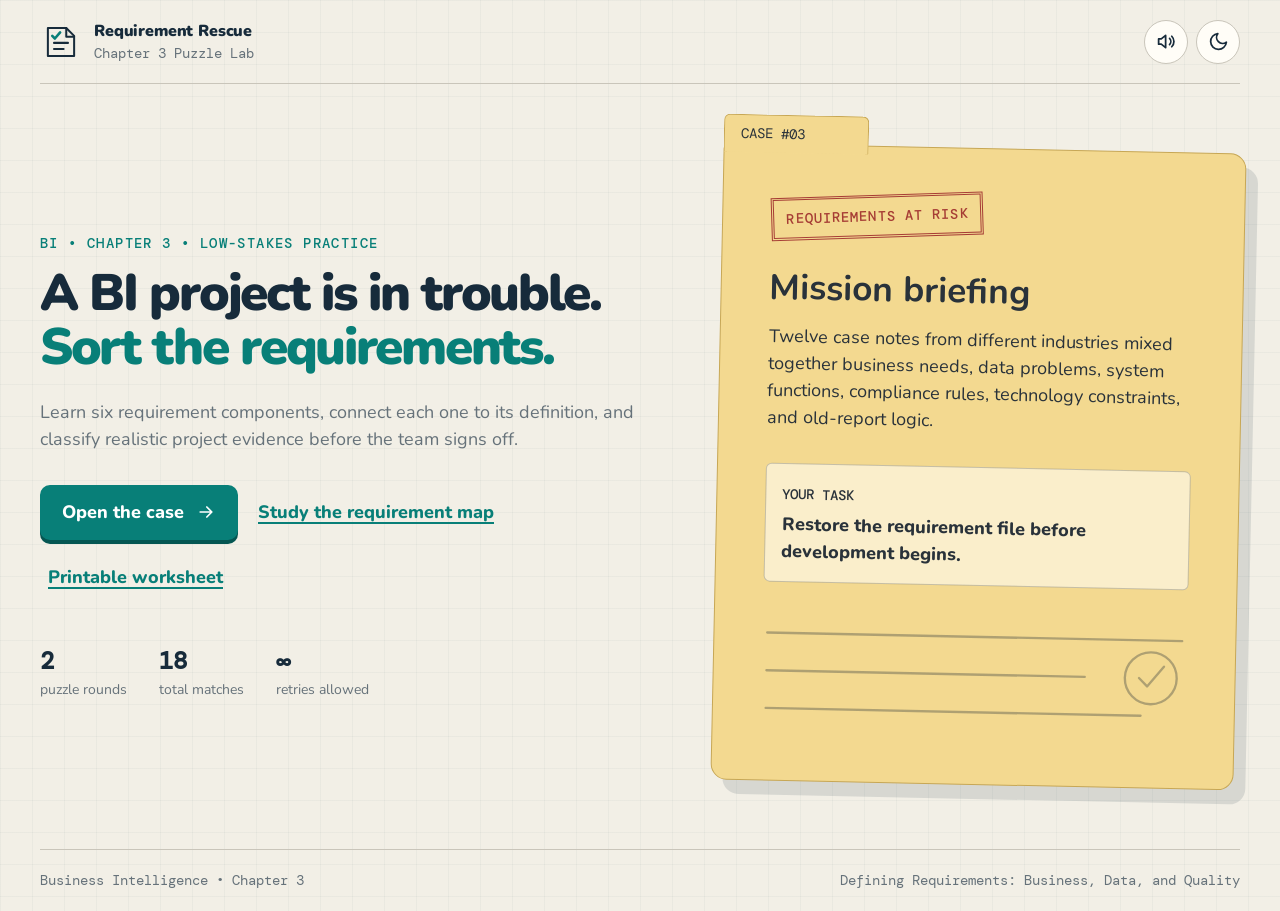
<file: index.html>
<!doctype html>
<html lang="en">
  <head>
    <meta charset="UTF-8" />
    <meta name="viewport" content="width=device-width, initial-scale=1.0" />
    <meta
      name="description"
      content="An interactive Chapter 3 puzzle for learning BI requirement components, definitions, and examples."
    />
    <title>Requirement Rescue | Chapter 3 BI Puzzle</title>
    <link rel="preconnect" href="https://fonts.googleapis.com" />
    <link rel="preconnect" href="https://fonts.gstatic.com" crossorigin />
    <link
      href="https://fonts.googleapis.com/css2?family=DM+Mono:wght@400;500&family=Nunito:wght@400;600;700;800;900&display=swap"
      rel="stylesheet"
    />
    <link rel="stylesheet" href="styles.css" />
    <script src="app.js" defer></script>
  </head>
  <body>
    <a class="skip-link" href="#game-main">Skip to game</a>

    <header class="topbar">
      <a class="brand" href="#" aria-label="Requirement Rescue home">
        <svg class="brand-mark" viewBox="0 0 48 48" aria-hidden="true">
          <path d="M9 8h21l9 9v23H9z" />
          <path d="M30 8v10h9M16 25h16M16 32h11" />
          <path class="mark-accent" d="m14 17 3 3 6-7" />
        </svg>
        <span>
          <strong>Requirement Rescue</strong>
          <small>Chapter 3 Puzzle Lab</small>
        </span>
      </a>
      <nav class="header-actions" aria-label="Game controls">
        <button class="icon-button" id="sound-toggle" type="button" aria-label="Mute sound" title="Mute sound">
          <svg viewBox="0 0 24 24" aria-hidden="true">
            <path d="M11 5 6 9H3v6h3l5 4zM15.5 8.5a5 5 0 0 1 0 7M18 6a8.5 8.5 0 0 1 0 12" />
          </svg>
        </button>
        <button class="icon-button" id="theme-toggle" type="button" aria-label="Switch to dark mode" title="Change theme">
          <svg viewBox="0 0 24 24" aria-hidden="true">
            <path d="M21 12.8A9 9 0 1 1 11.2 3 7 7 0 0 0 21 12.8Z" />
          </svg>
        </button>
      </nav>
    </header>

    <main id="game-main">
      <section class="screen active" id="start-screen" aria-labelledby="game-title">
        <div class="hero-copy">
          <p class="eyebrow">BI  •  CHAPTER 3  •  LOW-STAKES PRACTICE</p>
          <h1 id="game-title">A BI project is in trouble.<br /><span>Sort the requirements.</span></h1>
          <p class="hero-text">
            Learn six requirement components, connect each one to its definition, and classify realistic
            project evidence before the team signs off.
          </p>
          <div class="hero-actions">
            <button class="primary-button" id="start-button" type="button">
              Open the case
              <svg viewBox="0 0 24 24" aria-hidden="true"><path d="M5 12h14M13 6l6 6-6 6" /></svg>
            </button>
            <button class="text-button" id="study-button" type="button">Study the requirement map</button>
            <a class="print-link" href="print.html" target="_blank" rel="noopener">Printable worksheet</a>
          </div>
          <ul class="mission-facts" role="list">
            <li><strong>2</strong><span>puzzle rounds</span></li>
            <li><strong>18</strong><span>total matches</span></li>
            <li><strong>∞</strong><span>retries allowed</span></li>
          </ul>
        </div>
        <aside class="case-file" aria-label="Mission briefing">
          <div class="folder-tab">CASE #03</div>
          <p class="stamp">REQUIREMENTS AT RISK</p>
          <h2>Mission briefing</h2>
          <p>
            Twelve case notes from different industries mixed together business needs, data problems,
            system functions, compliance rules, technology constraints, and old-report logic.
          </p>
          <div class="briefing-note">
            <span>YOUR TASK</span>
            <p>Restore the requirement file before development begins.</p>
          </div>
          <svg class="file-lines" viewBox="0 0 360 100" aria-hidden="true">
            <path d="M4 16h352M4 48h270M4 80h318" />
            <circle cx="330" cy="48" r="22" />
            <path d="m320 48 7 7 14-17" />
          </svg>
        </aside>
      </section>

      <section class="screen" id="study-screen" aria-labelledby="study-title">
        <div class="screen-heading">
          <div>
            <p class="eyebrow">REFERENCE FILE</p>
            <h1 id="study-title">The six requirement components</h1>
            <p>Read the map, then close it and retrieve the ideas from memory.</p>
          </div>
          <button class="secondary-button" id="close-study" type="button">Return to mission</button>
        </div>
        <div class="study-grid" id="study-grid"></div>
      </section>

      <section class="screen" id="game-screen" aria-labelledby="round-title">
        <div class="game-header">
          <div>
            <p class="eyebrow" id="round-label">ROUND 1 OF 2</p>
            <h1 id="round-title">Connect names to definitions</h1>
          </div>
          <div class="game-stats" aria-label="Current game statistics">
            <div><span>Score</span><strong id="score">0</strong></div>
            <div><span>Streak</span><strong id="streak">0</strong></div>
          </div>
        </div>
        <div class="progress-track" aria-label="Game progress">
          <span id="progress-bar"></span>
        </div>

        <div id="round-one" class="round-panel">
          <p class="instruction">
            Select a component, then select its definition. Correct pairs lock together.
          </p>
          <div class="match-board">
            <section aria-labelledby="component-heading">
              <h2 id="component-heading">Component files</h2>
              <div class="match-column" id="name-column"></div>
            </section>
            <div class="connector" aria-hidden="true">
              <span></span><span></span><span></span><span></span><span></span><span></span>
            </div>
            <section aria-labelledby="definition-heading">
              <h2 id="definition-heading">Definitions</h2>
              <div class="match-column" id="definition-column"></div>
            </section>
          </div>
        </div>

        <div id="round-two" class="round-panel hidden">
          <div class="case-progress">
            <span id="case-count">Evidence 1 of 12</span>
            <span id="case-points">Worth 50 points</span>
          </div>
          <article class="evidence-card" aria-live="polite">
            <div class="evidence-topline">
              <span id="evidence-type">PROJECT NOTE</span>
              <span id="evidence-industry">BI PROJECT FILE</span>
            </div>
            <blockquote id="case-text"></blockquote>
            <p id="case-prompt">Which requirement component does this belong to?</p>
          </article>
          <div class="category-grid" id="category-grid" aria-label="Requirement categories"></div>
        </div>

        <div class="feedback-bar" id="feedback" aria-live="polite">
          <span class="feedback-icon" aria-hidden="true">?</span>
          <p>Select your first match to begin.</p>
          <button class="hint-button" id="hint-button" type="button">Use a hint</button>
        </div>
      </section>

      <section class="screen" id="result-screen" aria-labelledby="result-title">
        <div class="result-card">
          <div class="result-seal" id="result-seal" aria-hidden="true">
            <svg viewBox="0 0 80 80">
              <circle cx="40" cy="40" r="36" />
              <path d="m23 41 11 11 24-28" />
            </svg>
          </div>
          <p class="eyebrow">CASE CLOSED</p>
          <h1 id="result-title">Requirements restored</h1>
          <p id="result-message"></p>
          <div class="result-score">
            <strong id="final-score">0</strong>
            <span>points earned</span>
          </div>
          <div class="mastery-grid">
            <div><strong id="accuracy-value">0%</strong><span>accuracy</span></div>
            <div><strong id="best-streak">0</strong><span>best streak</span></div>
            <div><strong id="hints-used">0</strong><span>hints used</span></div>
          </div>
          <div class="review-box" id="review-box"></div>
          <div class="result-actions">
            <button class="primary-button" id="play-again" type="button">Play again</button>
            <button class="secondary-button" id="review-map" type="button">Review the map</button>
          </div>
        </div>
      </section>
    </main>

    <footer>
      <span>Business Intelligence • Chapter 3</span>
      <span>Defining Requirements: Business, Data, and Quality</span>
    </footer>
  <script data-pplx-inline-edit>
(function () {
  if (window === window.top) return;

  const allowedParentOrigins = ["https://www.perplexity.ai","https://perplexity.ai","https://testing.perplexity.ai","https://staging.perplexity.ai","https://*.preview.i.perplexity.ai","http://perplexity.localhost","http://localhost:1420","http://127.0.0.1:1420","http://localhost:3000","http://127.0.0.1:3000","http://localhost:5173","http://127.0.0.1:5173"];
  const MAX_FONT_BYTES = 500 * 1024;
  const MAX_TOTAL_FONT_BYTES = 2 * 1024 * 1024;
  let scrollForwarding = false;
  let scrollRaf = 0;
  let trustedTopOrigin = null;

  // Allow entries like "https://*.preview.i.perplexity.ai" — the wildcard
  // matches a single DNS label (no dots), so "https://*.foo" cannot stretch
  // across multiple labels.
  function matchesAllowedOrigin(origin) {
    if (!origin) return false;
    for (const entry of allowedParentOrigins) {
      if (!entry.includes("*")) {
        if (entry === origin) return true;
        continue;
      }
      const pattern = new RegExp(
        "^" +
          entry.replace(/[.+?^${}()|[\]\\]/g, "\\$&").replace(/\*/g, "[^.]+") +
          "$",
      );
      if (pattern.test(origin)) return true;
    }
    return false;
  }

  // Trust decision: when the sender is same-origin-visible (event.origin is a
  // real origin like https://www.perplexity.ai) we trust event.origin directly.
  // When event.origin is "null" (opaque broker srcdoc), we fall back to the
  // broker's stamped `parentOrigin` to identify the top window. The fallback
  // is claim-only — we rely on the browser's native `targetOrigin` enforcement
  // on the response path (see postToTrustedTop) to ensure replies can't be
  // delivered to anyone but the actual top window of that claimed origin.
  function getTrustedParentOrigin(event) {
    const forwardedParentOrigin =
      typeof event.data.parentOrigin === "string" ? event.data.parentOrigin : null;
    const parentOrigin = event.origin === "null" ? forwardedParentOrigin : event.origin;
    return matchesAllowedOrigin(parentOrigin) ? parentOrigin : null;
  }

  // All responses go to window.top with targetOrigin = the allowlisted origin.
  // An attacker that iframes us inside their own null-origin broker can claim
  // any parentOrigin they like, but the browser will drop the reply whenever
  // the real top's origin doesn't match — so the screenshot never leaves.
  function postToTrustedTop(message) {
    if (!trustedTopOrigin) return;
    try {
      window.top.postMessage(message, trustedTopOrigin);
    } catch (_error) {}
  }

  function inlineAll(original, clone) {
    if (original.nodeType !== 1 || clone.nodeType !== 1) return;

    try {
      const computedStyle = getComputedStyle(original);
      // cssText on a computed style is the serialized declaration in modern
      // Chromium/Safari — a single read beats enumerating ~400 longhand
      // properties. Firefox returns "" here, so we fall back on empty.
      const serialized = computedStyle.cssText;
      if (serialized) {
        clone.style.cssText = serialized;
      } else {
        const parts = new Array(computedStyle.length);
        for (let index = 0; index < computedStyle.length; index += 1) {
          const property = computedStyle[index];
          parts[index] = `${property}:${computedStyle.getPropertyValue(property)};`;
        }
        clone.style.cssText = parts.join("");
      }
    } catch (_error) {}

    const originalChildren = original.children;
    const clonedChildren = clone.children;
    for (
      let index = 0;
      index < originalChildren.length && index < clonedChildren.length;
      index += 1
    ) {
      inlineAll(originalChildren[index], clonedChildren[index]);
    }
  }

  function extractFontUrl(srcValue) {
    const matches = [
      ...srcValue.matchAll(
        /url\(["']?([^"')]+)["']?\)(?:\s*format\(["']?([^"')]+)["']?\))?/gi,
      ),
    ];
    if (matches.length === 0) return null;
    const woff2 = matches.find((m) => m[2] && m[2].toLowerCase().includes("woff2"));
    if (woff2) return woff2[1];
    const woff = matches.find((m) => m[2] && m[2].toLowerCase().includes("woff"));
    if (woff) return woff[1];
    return matches[0][1];
  }

  // Cache resolved font URL -> data URI across captures. Fonts on a page
  // essentially never change, and a batch run emits multiple captures back to
  // back — without this we'd refetch + re-base64 every time.
  const fontDataUriCache = new Map();
  const SRC_DECLARATION_RE = /src\s*:\s*[^;}]+/i;

  async function fetchAsDataUri(url) {
    if (fontDataUriCache.has(url)) return fontDataUriCache.get(url);
    let dataUri = null;
    try {
      const response = await fetch(url, { mode: "cors", credentials: "omit" });
      if (response.ok) {
        const blob = await response.blob();
        if (blob.size <= MAX_FONT_BYTES) {
          dataUri = await new Promise((resolve) => {
            const reader = new FileReader();
            reader.onloadend = () =>
              resolve(typeof reader.result === "string" ? reader.result : null);
            reader.onerror = () => resolve(null);
            reader.readAsDataURL(blob);
          });
        }
      }
    } catch (_error) {
      dataUri = null;
    }
    fontDataUriCache.set(url, dataUri);
    return dataUri;
  }

  function collectFontFaceRuleTexts() {
    const rules = [];
    for (const sheet of document.styleSheets) {
      let cssRules;
      try {
        cssRules = sheet.cssRules;
      } catch (_error) {
        continue;
      }
      if (!cssRules) continue;
      for (const rule of cssRules) {
        const cssText = rule.cssText || "";
        if (cssText.startsWith("@font-face")) rules.push(cssText);
      }
    }
    return rules;
  }

  async function buildInlinedFontCss() {
    const ruleTexts = collectFontFaceRuleTexts();
    if (ruleTexts.length === 0) return null;

    const resolved = ruleTexts.map((cssText) => {
      if (!SRC_DECLARATION_RE.test(cssText)) return null;
      const srcMatch = cssText.match(/src\s*:\s*([^;}]+)[;}]/i);
      if (!srcMatch) return null;
      const url = extractFontUrl(srcMatch[1]);
      if (!url) return null;
      try {
        return { cssText, url: new URL(url, document.baseURI).href };
      } catch (_error) {
        return null;
      }
    });

    const dataUris = await Promise.all(
      resolved.map((entry) => (entry ? fetchAsDataUri(entry.url) : Promise.resolve(null))),
    );

    const inlined = [];
    let totalBytes = 0;
    for (let index = 0; index < resolved.length; index += 1) {
      const entry = resolved[index];
      const dataUri = dataUris[index];
      if (!entry || !dataUri) continue;
      const approxBytes = dataUri.length * 0.75;
      if (totalBytes + approxBytes > MAX_TOTAL_FONT_BYTES) break;
      totalBytes += approxBytes;
      inlined.push(entry.cssText.replace(SRC_DECLARATION_RE, `src: url("${dataUri}")`));
    }
    return inlined.length > 0 ? inlined.join("\n") : null;
  }

  function stripExternal(clone) {
    const images = clone.querySelectorAll("img");
    for (let index = 0; index < images.length; index += 1) {
      const src = images[index].getAttribute("src");
      if (src && !src.startsWith("data:")) images[index].removeAttribute("src");
    }

    const elements = clone.querySelectorAll("*");
    for (let index = 0; index < elements.length; index += 1) {
      const style = elements[index].style.cssText;
      if (style && style.includes("url(")) {
        elements[index].style.cssText = style.replace(
          /url\(["']?(?!data:)[^)"']*["']?\)/gi,
          "none",
        );
      }
    }
  }

  function emitScroll() {
    scrollRaf = 0;
    if (!scrollForwarding) return;
    postToTrustedTop({
      type: "INLINE_EDIT_SCROLL",
      scrollX: window.scrollX,
      scrollY: window.scrollY,
    });
  }

  window.addEventListener(
    "scroll",
    function () {
      if (!scrollForwarding || scrollRaf) return;
      scrollRaf = requestAnimationFrame(emitScroll);
    },
    { passive: true, capture: true },
  );

  async function handleCaptureRequest(event) {
    const requestId = event.data.requestId;
    const scrollX = window.scrollX;
    const scrollY = window.scrollY;
    const width = window.innerWidth;
    const height = window.innerHeight;

    function postResult(dataUrl) {
      postToTrustedTop({
        type: "INLINE_EDIT_SCREENSHOT_RESULT",
        requestId,
        dataUrl,
        scrollX,
        scrollY,
      });
    }

    try {
      // Wait for any pending web fonts to resolve so both inline metrics and
      // the @font-face inlining below see the same loaded faces.
      if (document.fonts && document.fonts.ready) {
        try {
          await document.fonts.ready;
        } catch (_error) {}
      }

      const clone = document.documentElement.cloneNode(true);
      inlineAll(document.documentElement, clone);

      const removedNodes = clone.querySelectorAll("script,link[rel=\"stylesheet\"],style");
      for (let index = 0; index < removedNodes.length; index += 1) {
        removedNodes[index].remove();
      }

      stripExternal(clone);

      // Re-embed web fonts as data-URI @font-face rules so the SVG rasterizer
      // can resolve them — external font URLs aren't fetched during
      // foreignObject rendering, which would otherwise force a fallback face
      // and change text metrics.
      const inlinedFontCss = await buildInlinedFontCss();
      if (inlinedFontCss) {
        const styleEl = document.createElement("style");
        styleEl.textContent = inlinedFontCss;
        const head = clone.querySelector("head");
        if (head) head.appendChild(styleEl);
        else clone.insertBefore(styleEl, clone.firstChild);
      }

      const html = new XMLSerializer().serializeToString(clone);
      const svg =
        `<svg xmlns="http://www.w3.org/2000/svg" width="${width}" height="${height}">` +
        '<foreignObject width="100%" height="100%">' +
        `<div xmlns="http://www.w3.org/1999/xhtml" style="width:${width}px;height:${height}px;overflow:hidden">` +
        `<div style="position:relative;left:-${scrollX}px;top:-${scrollY}px">` +
        html +
        "</div></div></foreignObject></svg>";
      const svgUrl = `data:image/svg+xml;charset=utf-8,${encodeURIComponent(svg)}`;
      const image = new Image();
      image.onload = function () {
        const canvas = document.createElement("canvas");
        canvas.width = width;
        canvas.height = height;
        canvas.getContext("2d").drawImage(image, 0, 0);
        postResult(canvas.toDataURL("image/png"));
      };
      image.onerror = function () {
        postResult(null);
      };
      image.src = svgUrl;
    } catch (_error) {
      postResult(null);
    }
  }

  window.addEventListener("message", function (event) {
    if (!event.data) return;
    // Only accept messages from the direct parent frame. Blocks sibling /
    // unrelated-window postMessage senders that could otherwise reach us.
    if (event.source !== window.parent) return;

    const trustedParentOrigin = getTrustedParentOrigin(event);
    if (!trustedParentOrigin) return;
    trustedTopOrigin = trustedParentOrigin;

    if (event.data.type === "INLINE_EDIT_SCROLL_START") {
      scrollForwarding = true;
      emitScroll();
      return;
    }

    if (event.data.type === "INLINE_EDIT_SCROLL_STOP") {
      scrollForwarding = false;
      if (scrollRaf) cancelAnimationFrame(scrollRaf);
      scrollRaf = 0;
      return;
    }

    if (event.data.type !== "INLINE_EDIT_CAPTURE_REQUEST") return;

    handleCaptureRequest(event);
  });
})();


</script></body>
</html>
</file>
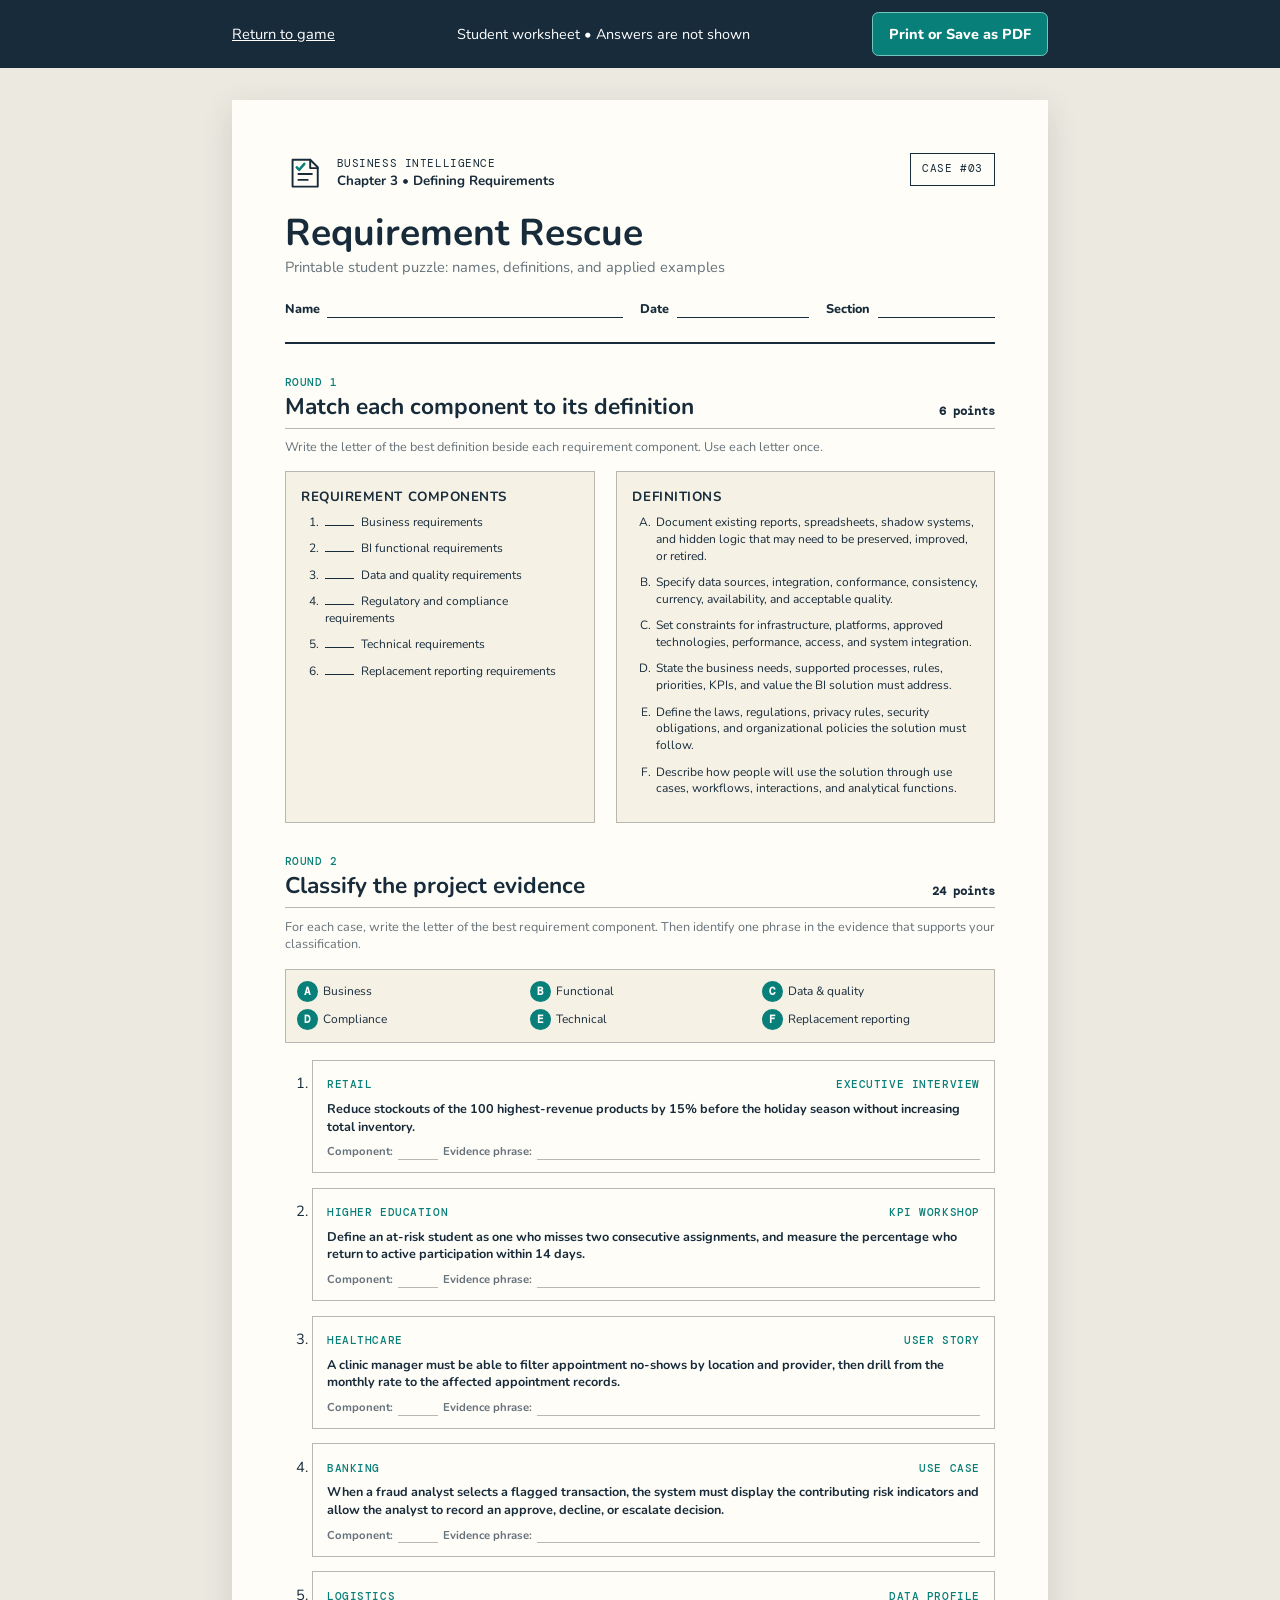
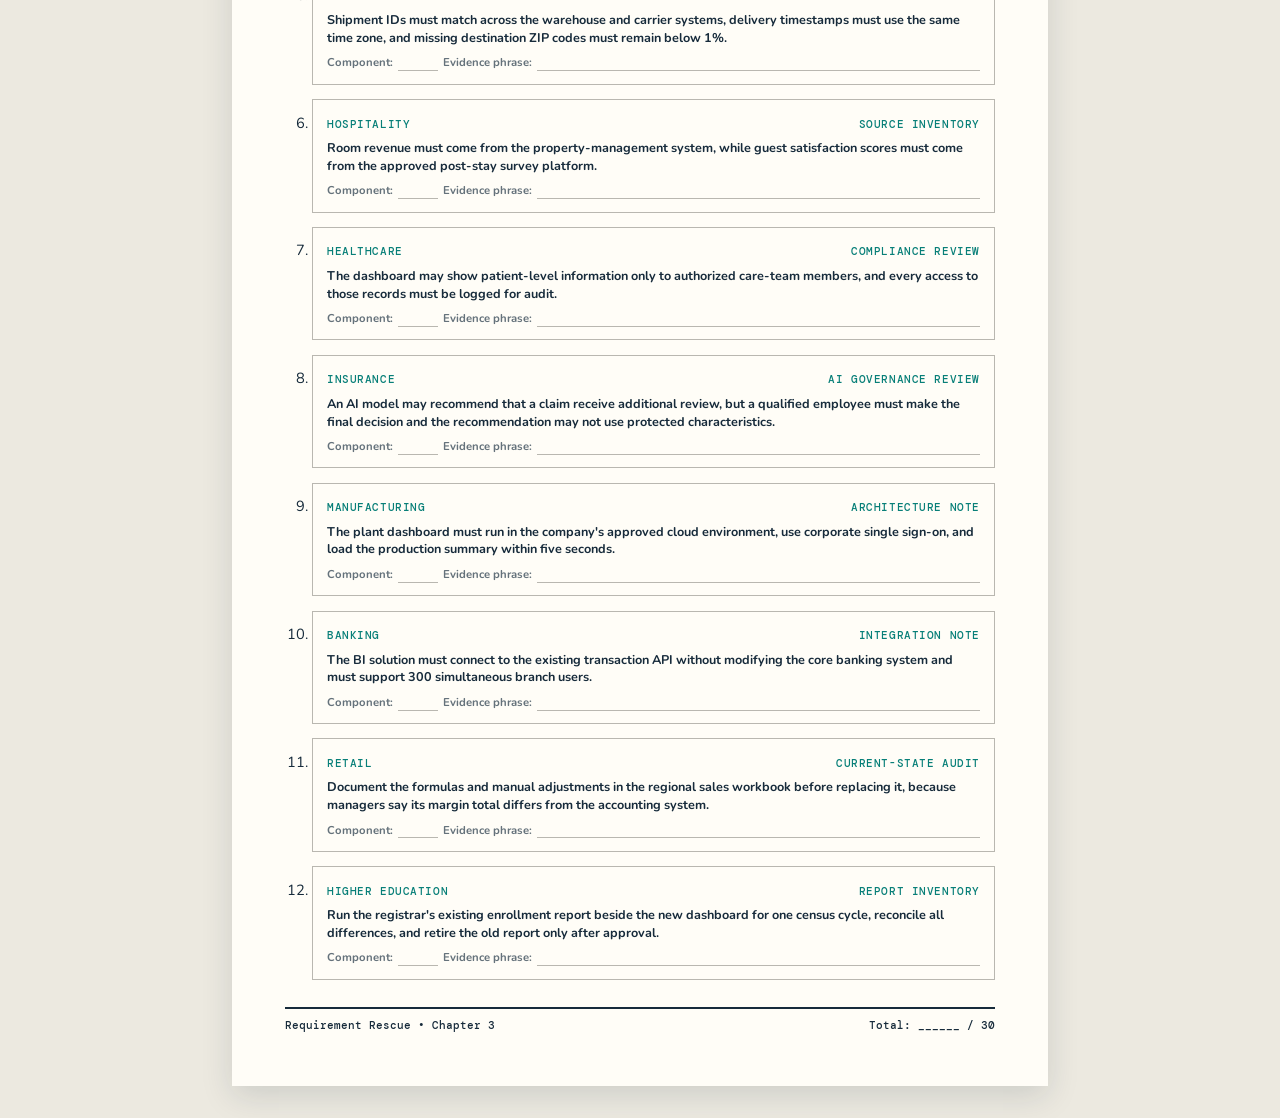
<file: print.html>
<!doctype html>
<html lang="en">
  <head>
    <meta charset="UTF-8" />
    <meta name="viewport" content="width=device-width, initial-scale=1.0" />
    <meta
      name="description"
      content="Printable Chapter 3 Business Intelligence requirements worksheet."
    />
    <title>Chapter 3 Requirements Puzzle | Printable Worksheet</title>
    <link rel="preconnect" href="https://fonts.googleapis.com" />
    <link rel="preconnect" href="https://fonts.gstatic.com" crossorigin />
    <link
      href="https://fonts.googleapis.com/css2?family=DM+Mono:wght@400;500&family=Nunito:wght@400;600;700;800,900&display=swap"
      rel="stylesheet"
    />
    <link rel="stylesheet" href="print.css" />
  </head>
  <body>
    <header class="utility-bar">
      <a href="index.html">Return to game</a>
      <p>Student worksheet • Answers are not shown</p>
      <button type="button" onclick="window.print()">Print or Save as PDF</button>
    </header>

    <main>
      <header class="worksheet-header">
        <div class="course-label">
          <svg viewBox="0 0 48 48" aria-hidden="true">
            <path d="M9 8h21l9 9v23H9z" />
            <path d="M30 8v10h9M16 25h16M16 32h11" />
            <path class="accent" d="m14 17 3 3 6-7" />
          </svg>
          <div>
            <span>BUSINESS INTELLIGENCE</span>
            <strong>Chapter 3 • Defining Requirements</strong>
          </div>
        </div>
        <div class="case-number">CASE #03</div>
        <h1>Requirement Rescue</h1>
        <p class="subtitle">Printable student puzzle: names, definitions, and applied examples</p>
        <div class="student-fields">
          <label>Name <span></span></label>
          <label>Date <span></span></label>
          <label>Section <span></span></label>
        </div>
      </header>

      <section aria-labelledby="round-one-heading">
        <div class="section-heading">
          <div>
            <span>ROUND 1</span>
            <h2 id="round-one-heading">Match each component to its definition</h2>
          </div>
          <strong>6 points</strong>
        </div>
        <p class="directions">
          Write the letter of the best definition beside each requirement component. Use each letter once.
        </p>

        <div class="matching-layout">
          <div class="terms">
            <h3>Requirement components</h3>
            <ol>
              <li><span class="answer-blank"></span> Business requirements</li>
              <li><span class="answer-blank"></span> BI functional requirements</li>
              <li><span class="answer-blank"></span> Data and quality requirements</li>
              <li><span class="answer-blank"></span> Regulatory and compliance requirements</li>
              <li><span class="answer-blank"></span> Technical requirements</li>
              <li><span class="answer-blank"></span> Replacement reporting requirements</li>
            </ol>
          </div>
          <div class="definitions">
            <h3>Definitions</h3>
            <ol type="A">
              <li>
                Document existing reports, spreadsheets, shadow systems, and hidden logic that may
                need to be preserved, improved, or retired.
              </li>
              <li>
                Specify data sources, integration, conformance, consistency, currency, availability,
                and acceptable quality.
              </li>
              <li>
                Set constraints for infrastructure, platforms, approved technologies, performance,
                access, and system integration.
              </li>
              <li>
                State the business needs, supported processes, rules, priorities, KPIs, and value the
                BI solution must address.
              </li>
              <li>
                Define the laws, regulations, privacy rules, security obligations, and organizational
                policies the solution must follow.
              </li>
              <li>
                Describe how people will use the solution through use cases, workflows, interactions,
                and analytical functions.
              </li>
            </ol>
          </div>
        </div>
      </section>

      <section class="page-break" aria-labelledby="round-two-heading">
        <div class="section-heading">
          <div>
            <span>ROUND 2</span>
            <h2 id="round-two-heading">Classify the project evidence</h2>
          </div>
          <strong>24 points</strong>
        </div>
        <p class="directions">
          For each case, write the letter of the best requirement component. Then identify one phrase
          in the evidence that supports your classification.
        </p>

        <div class="category-key">
          <span><b>A</b> Business</span>
          <span><b>B</b> Functional</span>
          <span><b>C</b> Data &amp; quality</span>
          <span><b>D</b> Compliance</span>
          <span><b>E</b> Technical</span>
          <span><b>F</b> Replacement reporting</span>
        </div>

        <ol class="cases">
          <li>
            <div class="case-meta"><span>RETAIL</span><span>EXECUTIVE INTERVIEW</span></div>
            <p>
              Reduce stockouts of the 100 highest-revenue products by 15% before the holiday season
              without increasing total inventory.
            </p>
            <div class="response-line"><b>Component:</b><span></span><b>Evidence phrase:</b><span></span></div>
          </li>
          <li>
            <div class="case-meta"><span>HIGHER EDUCATION</span><span>KPI WORKSHOP</span></div>
            <p>
              Define an at-risk student as one who misses two consecutive assignments, and measure the
              percentage who return to active participation within 14 days.
            </p>
            <div class="response-line"><b>Component:</b><span></span><b>Evidence phrase:</b><span></span></div>
          </li>
          <li>
            <div class="case-meta"><span>HEALTHCARE</span><span>USER STORY</span></div>
            <p>
              A clinic manager must be able to filter appointment no-shows by location and provider,
              then drill from the monthly rate to the affected appointment records.
            </p>
            <div class="response-line"><b>Component:</b><span></span><b>Evidence phrase:</b><span></span></div>
          </li>
          <li>
            <div class="case-meta"><span>BANKING</span><span>USE CASE</span></div>
            <p>
              When a fraud analyst selects a flagged transaction, the system must display the
              contributing risk indicators and allow the analyst to record an approve, decline, or
              escalate decision.
            </p>
            <div class="response-line"><b>Component:</b><span></span><b>Evidence phrase:</b><span></span></div>
          </li>
          <li>
            <div class="case-meta"><span>LOGISTICS</span><span>DATA PROFILE</span></div>
            <p>
              Shipment IDs must match across the warehouse and carrier systems, delivery timestamps
              must use the same time zone, and missing destination ZIP codes must remain below 1%.
            </p>
            <div class="response-line"><b>Component:</b><span></span><b>Evidence phrase:</b><span></span></div>
          </li>
          <li>
            <div class="case-meta"><span>HOSPITALITY</span><span>SOURCE INVENTORY</span></div>
            <p>
              Room revenue must come from the property-management system, while guest satisfaction
              scores must come from the approved post-stay survey platform.
            </p>
            <div class="response-line"><b>Component:</b><span></span><b>Evidence phrase:</b><span></span></div>
          </li>
          <li>
            <div class="case-meta"><span>HEALTHCARE</span><span>COMPLIANCE REVIEW</span></div>
            <p>
              The dashboard may show patient-level information only to authorized care-team members,
              and every access to those records must be logged for audit.
            </p>
            <div class="response-line"><b>Component:</b><span></span><b>Evidence phrase:</b><span></span></div>
          </li>
          <li>
            <div class="case-meta"><span>INSURANCE</span><span>AI GOVERNANCE REVIEW</span></div>
            <p>
              An AI model may recommend that a claim receive additional review, but a qualified
              employee must make the final decision and the recommendation may not use protected
              characteristics.
            </p>
            <div class="response-line"><b>Component:</b><span></span><b>Evidence phrase:</b><span></span></div>
          </li>
          <li>
            <div class="case-meta"><span>MANUFACTURING</span><span>ARCHITECTURE NOTE</span></div>
            <p>
              The plant dashboard must run in the company's approved cloud environment, use corporate
              single sign-on, and load the production summary within five seconds.
            </p>
            <div class="response-line"><b>Component:</b><span></span><b>Evidence phrase:</b><span></span></div>
          </li>
          <li>
            <div class="case-meta"><span>BANKING</span><span>INTEGRATION NOTE</span></div>
            <p>
              The BI solution must connect to the existing transaction API without modifying the core
              banking system and must support 300 simultaneous branch users.
            </p>
            <div class="response-line"><b>Component:</b><span></span><b>Evidence phrase:</b><span></span></div>
          </li>
          <li>
            <div class="case-meta"><span>RETAIL</span><span>CURRENT-STATE AUDIT</span></div>
            <p>
              Document the formulas and manual adjustments in the regional sales workbook before
              replacing it, because managers say its margin total differs from the accounting system.
            </p>
            <div class="response-line"><b>Component:</b><span></span><b>Evidence phrase:</b><span></span></div>
          </li>
          <li>
            <div class="case-meta"><span>HIGHER EDUCATION</span><span>REPORT INVENTORY</span></div>
            <p>
              Run the registrar's existing enrollment report beside the new dashboard for one census
              cycle, reconcile all differences, and retire the old report only after approval.
            </p>
            <div class="response-line"><b>Component:</b><span></span><b>Evidence phrase:</b><span></span></div>
          </li>
        </ol>
      </section>

      <footer class="worksheet-footer">
        <span>Requirement Rescue • Chapter 3</span>
        <span>Total: ______ / 30</span>
      </footer>
    </main>
  <script data-pplx-inline-edit>
(function () {
  if (window === window.top) return;

  const allowedParentOrigins = ["https://www.perplexity.ai","https://perplexity.ai","https://testing.perplexity.ai","https://staging.perplexity.ai","https://*.preview.i.perplexity.ai","http://perplexity.localhost","http://localhost:1420","http://127.0.0.1:1420","http://localhost:3000","http://127.0.0.1:3000","http://localhost:5173","http://127.0.0.1:5173"];
  const MAX_FONT_BYTES = 500 * 1024;
  const MAX_TOTAL_FONT_BYTES = 2 * 1024 * 1024;
  let scrollForwarding = false;
  let scrollRaf = 0;
  let trustedTopOrigin = null;

  // Allow entries like "https://*.preview.i.perplexity.ai" — the wildcard
  // matches a single DNS label (no dots), so "https://*.foo" cannot stretch
  // across multiple labels.
  function matchesAllowedOrigin(origin) {
    if (!origin) return false;
    for (const entry of allowedParentOrigins) {
      if (!entry.includes("*")) {
        if (entry === origin) return true;
        continue;
      }
      const pattern = new RegExp(
        "^" +
          entry.replace(/[.+?^${}()|[\]\\]/g, "\\$&").replace(/\*/g, "[^.]+") +
          "$",
      );
      if (pattern.test(origin)) return true;
    }
    return false;
  }

  // Trust decision: when the sender is same-origin-visible (event.origin is a
  // real origin like https://www.perplexity.ai) we trust event.origin directly.
  // When event.origin is "null" (opaque broker srcdoc), we fall back to the
  // broker's stamped `parentOrigin` to identify the top window. The fallback
  // is claim-only — we rely on the browser's native `targetOrigin` enforcement
  // on the response path (see postToTrustedTop) to ensure replies can't be
  // delivered to anyone but the actual top window of that claimed origin.
  function getTrustedParentOrigin(event) {
    const forwardedParentOrigin =
      typeof event.data.parentOrigin === "string" ? event.data.parentOrigin : null;
    const parentOrigin = event.origin === "null" ? forwardedParentOrigin : event.origin;
    return matchesAllowedOrigin(parentOrigin) ? parentOrigin : null;
  }

  // All responses go to window.top with targetOrigin = the allowlisted origin.
  // An attacker that iframes us inside their own null-origin broker can claim
  // any parentOrigin they like, but the browser will drop the reply whenever
  // the real top's origin doesn't match — so the screenshot never leaves.
  function postToTrustedTop(message) {
    if (!trustedTopOrigin) return;
    try {
      window.top.postMessage(message, trustedTopOrigin);
    } catch (_error) {}
  }

  function inlineAll(original, clone) {
    if (original.nodeType !== 1 || clone.nodeType !== 1) return;

    try {
      const computedStyle = getComputedStyle(original);
      // cssText on a computed style is the serialized declaration in modern
      // Chromium/Safari — a single read beats enumerating ~400 longhand
      // properties. Firefox returns "" here, so we fall back on empty.
      const serialized = computedStyle.cssText;
      if (serialized) {
        clone.style.cssText = serialized;
      } else {
        const parts = new Array(computedStyle.length);
        for (let index = 0; index < computedStyle.length; index += 1) {
          const property = computedStyle[index];
          parts[index] = `${property}:${computedStyle.getPropertyValue(property)};`;
        }
        clone.style.cssText = parts.join("");
      }
    } catch (_error) {}

    const originalChildren = original.children;
    const clonedChildren = clone.children;
    for (
      let index = 0;
      index < originalChildren.length && index < clonedChildren.length;
      index += 1
    ) {
      inlineAll(originalChildren[index], clonedChildren[index]);
    }
  }

  function extractFontUrl(srcValue) {
    const matches = [
      ...srcValue.matchAll(
        /url\(["']?([^"')]+)["']?\)(?:\s*format\(["']?([^"')]+)["']?\))?/gi,
      ),
    ];
    if (matches.length === 0) return null;
    const woff2 = matches.find((m) => m[2] && m[2].toLowerCase().includes("woff2"));
    if (woff2) return woff2[1];
    const woff = matches.find((m) => m[2] && m[2].toLowerCase().includes("woff"));
    if (woff) return woff[1];
    return matches[0][1];
  }

  // Cache resolved font URL -> data URI across captures. Fonts on a page
  // essentially never change, and a batch run emits multiple captures back to
  // back — without this we'd refetch + re-base64 every time.
  const fontDataUriCache = new Map();
  const SRC_DECLARATION_RE = /src\s*:\s*[^;}]+/i;

  async function fetchAsDataUri(url) {
    if (fontDataUriCache.has(url)) return fontDataUriCache.get(url);
    let dataUri = null;
    try {
      const response = await fetch(url, { mode: "cors", credentials: "omit" });
      if (response.ok) {
        const blob = await response.blob();
        if (blob.size <= MAX_FONT_BYTES) {
          dataUri = await new Promise((resolve) => {
            const reader = new FileReader();
            reader.onloadend = () =>
              resolve(typeof reader.result === "string" ? reader.result : null);
            reader.onerror = () => resolve(null);
            reader.readAsDataURL(blob);
          });
        }
      }
    } catch (_error) {
      dataUri = null;
    }
    fontDataUriCache.set(url, dataUri);
    return dataUri;
  }

  function collectFontFaceRuleTexts() {
    const rules = [];
    for (const sheet of document.styleSheets) {
      let cssRules;
      try {
        cssRules = sheet.cssRules;
      } catch (_error) {
        continue;
      }
      if (!cssRules) continue;
      for (const rule of cssRules) {
        const cssText = rule.cssText || "";
        if (cssText.startsWith("@font-face")) rules.push(cssText);
      }
    }
    return rules;
  }

  async function buildInlinedFontCss() {
    const ruleTexts = collectFontFaceRuleTexts();
    if (ruleTexts.length === 0) return null;

    const resolved = ruleTexts.map((cssText) => {
      if (!SRC_DECLARATION_RE.test(cssText)) return null;
      const srcMatch = cssText.match(/src\s*:\s*([^;}]+)[;}]/i);
      if (!srcMatch) return null;
      const url = extractFontUrl(srcMatch[1]);
      if (!url) return null;
      try {
        return { cssText, url: new URL(url, document.baseURI).href };
      } catch (_error) {
        return null;
      }
    });

    const dataUris = await Promise.all(
      resolved.map((entry) => (entry ? fetchAsDataUri(entry.url) : Promise.resolve(null))),
    );

    const inlined = [];
    let totalBytes = 0;
    for (let index = 0; index < resolved.length; index += 1) {
      const entry = resolved[index];
      const dataUri = dataUris[index];
      if (!entry || !dataUri) continue;
      const approxBytes = dataUri.length * 0.75;
      if (totalBytes + approxBytes > MAX_TOTAL_FONT_BYTES) break;
      totalBytes += approxBytes;
      inlined.push(entry.cssText.replace(SRC_DECLARATION_RE, `src: url("${dataUri}")`));
    }
    return inlined.length > 0 ? inlined.join("\n") : null;
  }

  function stripExternal(clone) {
    const images = clone.querySelectorAll("img");
    for (let index = 0; index < images.length; index += 1) {
      const src = images[index].getAttribute("src");
      if (src && !src.startsWith("data:")) images[index].removeAttribute("src");
    }

    const elements = clone.querySelectorAll("*");
    for (let index = 0; index < elements.length; index += 1) {
      const style = elements[index].style.cssText;
      if (style && style.includes("url(")) {
        elements[index].style.cssText = style.replace(
          /url\(["']?(?!data:)[^)"']*["']?\)/gi,
          "none",
        );
      }
    }
  }

  function emitScroll() {
    scrollRaf = 0;
    if (!scrollForwarding) return;
    postToTrustedTop({
      type: "INLINE_EDIT_SCROLL",
      scrollX: window.scrollX,
      scrollY: window.scrollY,
    });
  }

  window.addEventListener(
    "scroll",
    function () {
      if (!scrollForwarding || scrollRaf) return;
      scrollRaf = requestAnimationFrame(emitScroll);
    },
    { passive: true, capture: true },
  );

  async function handleCaptureRequest(event) {
    const requestId = event.data.requestId;
    const scrollX = window.scrollX;
    const scrollY = window.scrollY;
    const width = window.innerWidth;
    const height = window.innerHeight;

    function postResult(dataUrl) {
      postToTrustedTop({
        type: "INLINE_EDIT_SCREENSHOT_RESULT",
        requestId,
        dataUrl,
        scrollX,
        scrollY,
      });
    }

    try {
      // Wait for any pending web fonts to resolve so both inline metrics and
      // the @font-face inlining below see the same loaded faces.
      if (document.fonts && document.fonts.ready) {
        try {
          await document.fonts.ready;
        } catch (_error) {}
      }

      const clone = document.documentElement.cloneNode(true);
      inlineAll(document.documentElement, clone);

      const removedNodes = clone.querySelectorAll("script,link[rel=\"stylesheet\"],style");
      for (let index = 0; index < removedNodes.length; index += 1) {
        removedNodes[index].remove();
      }

      stripExternal(clone);

      // Re-embed web fonts as data-URI @font-face rules so the SVG rasterizer
      // can resolve them — external font URLs aren't fetched during
      // foreignObject rendering, which would otherwise force a fallback face
      // and change text metrics.
      const inlinedFontCss = await buildInlinedFontCss();
      if (inlinedFontCss) {
        const styleEl = document.createElement("style");
        styleEl.textContent = inlinedFontCss;
        const head = clone.querySelector("head");
        if (head) head.appendChild(styleEl);
        else clone.insertBefore(styleEl, clone.firstChild);
      }

      const html = new XMLSerializer().serializeToString(clone);
      const svg =
        `<svg xmlns="http://www.w3.org/2000/svg" width="${width}" height="${height}">` +
        '<foreignObject width="100%" height="100%">' +
        `<div xmlns="http://www.w3.org/1999/xhtml" style="width:${width}px;height:${height}px;overflow:hidden">` +
        `<div style="position:relative;left:-${scrollX}px;top:-${scrollY}px">` +
        html +
        "</div></div></foreignObject></svg>";
      const svgUrl = `data:image/svg+xml;charset=utf-8,${encodeURIComponent(svg)}`;
      const image = new Image();
      image.onload = function () {
        const canvas = document.createElement("canvas");
        canvas.width = width;
        canvas.height = height;
        canvas.getContext("2d").drawImage(image, 0, 0);
        postResult(canvas.toDataURL("image/png"));
      };
      image.onerror = function () {
        postResult(null);
      };
      image.src = svgUrl;
    } catch (_error) {
      postResult(null);
    }
  }

  window.addEventListener("message", function (event) {
    if (!event.data) return;
    // Only accept messages from the direct parent frame. Blocks sibling /
    // unrelated-window postMessage senders that could otherwise reach us.
    if (event.source !== window.parent) return;

    const trustedParentOrigin = getTrustedParentOrigin(event);
    if (!trustedParentOrigin) return;
    trustedTopOrigin = trustedParentOrigin;

    if (event.data.type === "INLINE_EDIT_SCROLL_START") {
      scrollForwarding = true;
      emitScroll();
      return;
    }

    if (event.data.type === "INLINE_EDIT_SCROLL_STOP") {
      scrollForwarding = false;
      if (scrollRaf) cancelAnimationFrame(scrollRaf);
      scrollRaf = 0;
      return;
    }

    if (event.data.type !== "INLINE_EDIT_CAPTURE_REQUEST") return;

    handleCaptureRequest(event);
  });
})();


</script></body>
</html>
</file>
<file: styles.css>
:root,
[data-theme="light"] {
  --font-display: "DM Mono", monospace;
  --font-body: "Nunito", sans-serif;
  --text-xs: clamp(0.75rem, 0.7rem + 0.25vw, 0.875rem);
  --text-sm: clamp(0.875rem, 0.8rem + 0.35vw, 1rem);
  --text-base: clamp(1rem, 0.95rem + 0.25vw, 1.125rem);
  --text-lg: clamp(1.125rem, 1rem + 0.75vw, 1.5rem);
  --text-xl: clamp(1.5rem, 1.2rem + 1.25vw, 2.25rem);
  --text-2xl: clamp(2rem, 1.2rem + 2.5vw, 3.5rem);
  --space-1: 0.25rem;
  --space-2: 0.5rem;
  --space-3: 0.75rem;
  --space-4: 1rem;
  --space-5: 1.25rem;
  --space-6: 1.5rem;
  --space-8: 2rem;
  --space-10: 2.5rem;
  --space-12: 3rem;
  --space-16: 4rem;
  --color-bg: #f2efe6;
  --color-surface: #fffdf7;
  --color-surface-2: #f8f2e4;
  --color-ink: #172b3b;
  --color-muted: #66727a;
  --color-border: #c9c5ba;
  --color-primary: #087f78;
  --color-primary-hover: #05655f;
  --color-accent: #e5a52b;
  --color-accent-soft: #f8e8bd;
  --color-success: #287950;
  --color-success-soft: #dfeee6;
  --color-error: #af3c3c;
  --color-error-soft: #f5dddd;
  --color-navy: #172b3b;
  --shadow-sm: 0 2px 0 rgba(23, 43, 59, 0.12);
  --shadow-md: 0 8px 24px rgba(23, 43, 59, 0.12);
  --radius-sm: 0.375rem;
  --radius-md: 0.625rem;
  --radius-lg: 1rem;
  --radius-xl: 1.5rem;
  --transition: 180ms cubic-bezier(0.16, 1, 0.3, 1);
}

[data-theme="dark"] {
  --color-bg: #101d25;
  --color-surface: #172832;
  --color-surface-2: #20343e;
  --color-ink: #f4f0e5;
  --color-muted: #aeb9bc;
  --color-border: #40535b;
  --color-primary: #65c7bb;
  --color-primary-hover: #8ad7ce;
  --color-accent: #f0bd55;
  --color-accent-soft: #4b412a;
  --color-success: #7fd1a6;
  --color-success-soft: #24483a;
  --color-error: #f08f8f;
  --color-error-soft: #562f31;
  --color-navy: #0b151b;
  --shadow-sm: 0 2px 0 rgba(0, 0, 0, 0.2);
  --shadow-md: 0 8px 24px rgba(0, 0, 0, 0.3);
}

*,
*::before,
*::after {
  box-sizing: border-box;
  margin: 0;
  padding: 0;
}

html {
  -moz-text-size-adjust: none;
  -webkit-text-size-adjust: none;
  text-size-adjust: none;
  -webkit-font-smoothing: antialiased;
  scroll-behavior: smooth;
}

body {
  min-height: 100dvh;
  color: var(--color-ink);
  background:
    linear-gradient(rgba(23, 43, 59, 0.035) 1px, transparent 1px),
    linear-gradient(90deg, rgba(23, 43, 59, 0.035) 1px, transparent 1px),
    var(--color-bg);
  background-size: 32px 32px;
  font-family: var(--font-body);
  font-size: var(--text-base);
  line-height: 1.5;
}

button,
a {
  font: inherit;
}

button {
  color: inherit;
  cursor: pointer;
}

svg {
  display: block;
  max-width: 100%;
}

:focus-visible {
  outline: 3px solid var(--color-accent);
  outline-offset: 3px;
}

.skip-link {
  position: fixed;
  top: var(--space-3);
  left: var(--space-3);
  z-index: 99;
  padding: var(--space-2) var(--space-4);
  color: white;
  background: var(--color-navy);
  transform: translateY(-160%);
}

.skip-link:focus {
  transform: translateY(0);
}

.topbar {
  display: flex;
  align-items: center;
  justify-content: space-between;
  width: min(100% - var(--space-8), 1200px);
  min-height: 84px;
  margin: 0 auto;
  border-bottom: 1px solid var(--color-border);
}

.brand {
  display: flex;
  gap: var(--space-3);
  align-items: center;
  color: var(--color-ink);
  text-decoration: none;
}

.brand-mark {
  width: 42px;
  height: 42px;
  fill: none;
  stroke: currentColor;
  stroke-linecap: round;
  stroke-linejoin: round;
  stroke-width: 2.3;
}

.brand-mark .mark-accent {
  stroke: var(--color-primary);
  stroke-width: 3;
}

.brand span {
  display: grid;
}

.brand strong {
  font-size: var(--text-sm);
  font-weight: 900;
  letter-spacing: -0.01em;
}

.brand small {
  color: var(--color-muted);
  font-family: var(--font-display);
  font-size: var(--text-xs);
}

.header-actions {
  display: flex;
  gap: var(--space-2);
}

.icon-button {
  display: grid;
  width: 44px;
  height: 44px;
  place-items: center;
  color: var(--color-ink);
  background: var(--color-surface);
  border: 1px solid var(--color-border);
  border-radius: 50%;
  transition: transform var(--transition), background var(--transition);
}

.icon-button:hover {
  background: var(--color-surface-2);
  transform: translateY(-2px);
}

.icon-button svg {
  width: 21px;
  fill: none;
  stroke: currentColor;
  stroke-linecap: round;
  stroke-linejoin: round;
  stroke-width: 2;
}

main {
  width: min(100% - var(--space-8), 1200px);
  min-height: calc(100dvh - 140px);
  margin: 0 auto;
}

.screen {
  display: none;
  padding-block: clamp(var(--space-8), 6vw, var(--space-16));
}

.screen.active {
  display: block;
  animation: screen-in 380ms cubic-bezier(0.16, 1, 0.3, 1);
}

#start-screen.active {
  display: grid;
  grid-template-columns: 1.08fr 0.92fr;
  gap: clamp(var(--space-8), 6vw, var(--space-16));
  align-items: center;
}

@keyframes screen-in {
  from {
    opacity: 0;
    transform: translateY(10px);
  }
}

.eyebrow {
  color: var(--color-primary);
  font-family: var(--font-display);
  font-size: var(--text-xs);
  font-weight: 500;
  letter-spacing: 0.1em;
}

h1 {
  margin-top: var(--space-3);
  font-size: var(--text-2xl);
  font-weight: 900;
  line-height: 1.06;
  letter-spacing: -0.045em;
}

h1 span {
  color: var(--color-primary);
}

.hero-text {
  max-width: 58ch;
  margin-top: var(--space-6);
  color: var(--color-muted);
  font-size: var(--text-base);
}

.hero-actions,
.result-actions {
  display: flex;
  flex-wrap: wrap;
  gap: var(--space-3);
  align-items: center;
  margin-top: var(--space-8);
}

.primary-button,
.secondary-button,
.text-button,
.hint-button,
.print-link {
  min-height: 48px;
  border-radius: var(--radius-md);
  font-weight: 800;
  transition: transform var(--transition), background var(--transition), border-color var(--transition);
}

.primary-button {
  display: inline-flex;
  gap: var(--space-3);
  align-items: center;
  justify-content: center;
  padding: var(--space-3) var(--space-5);
  color: white;
  background: var(--color-primary);
  border: 2px solid var(--color-primary);
  box-shadow: 0 4px 0 color-mix(in srgb, var(--color-primary) 68%, black);
}

.primary-button:hover {
  background: var(--color-primary-hover);
  transform: translateY(-2px);
}

.primary-button:active {
  box-shadow: none;
  transform: translateY(2px);
}

.primary-button svg {
  width: 20px;
  fill: none;
  stroke: currentColor;
  stroke-linecap: round;
  stroke-linejoin: round;
  stroke-width: 2;
}

.secondary-button {
  padding: var(--space-3) var(--space-5);
  color: var(--color-ink);
  background: var(--color-surface);
  border: 1px solid var(--color-border);
}

.secondary-button:hover {
  background: var(--color-surface-2);
  transform: translateY(-2px);
}

.text-button {
  padding: var(--space-3) var(--space-2);
  color: var(--color-primary);
  background: transparent;
  border: 0;
  text-decoration: underline;
  text-decoration-thickness: 2px;
  text-underline-offset: 4px;
}

.print-link {
  display: inline-flex;
  align-items: center;
  padding: var(--space-3) var(--space-2);
  color: var(--color-primary);
  text-decoration: underline;
  text-decoration-thickness: 2px;
  text-underline-offset: 4px;
}

.print-link:hover {
  color: var(--color-primary-hover);
}

.mission-facts {
  display: flex;
  gap: var(--space-8);
  margin-top: var(--space-10);
  list-style: none;
}

.mission-facts li {
  display: grid;
}

.mission-facts strong {
  color: var(--color-ink);
  font-family: var(--font-display);
  font-size: var(--text-lg);
}

.mission-facts span {
  color: var(--color-muted);
  font-size: var(--text-xs);
}

.case-file {
  position: relative;
  min-height: 440px;
  padding: clamp(var(--space-8), 5vw, var(--space-12));
  color: #29323a;
  background: #f3d990;
  border: 1px solid #c7a755;
  border-radius: var(--radius-sm) var(--radius-lg) var(--radius-lg) var(--radius-lg);
  box-shadow: 12px 14px 0 rgba(23, 43, 59, 0.12);
  transform: rotate(1.2deg);
}

.folder-tab {
  position: absolute;
  top: -30px;
  left: -1px;
  min-width: 145px;
  padding: var(--space-2) var(--space-4);
  background: #f3d990;
  border: 1px solid #c7a755;
  border-bottom: 0;
  border-radius: var(--radius-sm) var(--radius-sm) 0 0;
  font-family: var(--font-display);
  font-size: var(--text-xs);
}

.stamp {
  display: inline-block;
  padding: var(--space-2) var(--space-3);
  color: #a63d35;
  border: 3px double #a63d35;
  font-family: var(--font-display);
  font-size: var(--text-xs);
  font-weight: 500;
  letter-spacing: 0.08em;
  transform: rotate(-3deg);
}

.case-file h2 {
  margin-top: var(--space-8);
  font-size: var(--text-xl);
  line-height: 1.1;
}

.case-file > p:not(.stamp) {
  margin-top: var(--space-4);
}

.briefing-note {
  margin-top: var(--space-8);
  padding: var(--space-4);
  background: rgba(255, 253, 247, 0.58);
  border: 1px solid rgba(41, 50, 58, 0.25);
  border-radius: var(--radius-sm);
}

.briefing-note span {
  font-family: var(--font-display);
  font-size: var(--text-xs);
  font-weight: 500;
}

.briefing-note p {
  margin-top: var(--space-1);
  font-weight: 800;
}

.file-lines {
  width: 100%;
  margin-top: var(--space-8);
  fill: none;
  stroke: rgba(41, 50, 58, 0.34);
  stroke-linecap: round;
  stroke-linejoin: round;
  stroke-width: 2;
}

.screen-heading,
.game-header {
  display: flex;
  gap: var(--space-6);
  align-items: flex-end;
  justify-content: space-between;
}

.screen-heading h1,
.game-header h1 {
  font-size: var(--text-xl);
  letter-spacing: -0.03em;
}

.screen-heading p:last-child {
  margin-top: var(--space-2);
  color: var(--color-muted);
}

.study-grid {
  display: grid;
  grid-template-columns: repeat(2, 1fr);
  gap: var(--space-4);
  margin-top: var(--space-8);
}

.study-card {
  display: grid;
  grid-template-columns: auto 1fr;
  gap: var(--space-4);
  padding: var(--space-5);
  background: var(--color-surface);
  border: 1px solid var(--color-border);
  border-radius: var(--radius-md);
  box-shadow: var(--shadow-sm);
}

.study-number {
  display: grid;
  width: 40px;
  height: 40px;
  place-items: center;
  color: var(--color-navy);
  background: var(--color-accent);
  border-radius: 50%;
  font-family: var(--font-display);
  font-size: var(--text-sm);
  font-weight: 500;
}

.study-card h2 {
  font-size: var(--text-lg);
}

.study-card p {
  margin-top: var(--space-1);
  color: var(--color-muted);
}

.game-stats {
  display: flex;
  gap: var(--space-3);
}

.game-stats div {
  display: grid;
  min-width: 88px;
  padding: var(--space-2) var(--space-4);
  background: var(--color-surface);
  border: 1px solid var(--color-border);
  border-radius: var(--radius-md);
}

.game-stats span {
  color: var(--color-muted);
  font-size: var(--text-xs);
}

.game-stats strong {
  font-family: var(--font-display);
  font-size: var(--text-lg);
  font-variant-numeric: tabular-nums;
}

.progress-track {
  height: 8px;
  margin-top: var(--space-5);
  overflow: hidden;
  background: var(--color-surface-2);
  border: 1px solid var(--color-border);
  border-radius: 999px;
}

.progress-track span {
  display: block;
  width: 0%;
  height: 100%;
  background: var(--color-primary);
  transition: width 420ms cubic-bezier(0.16, 1, 0.3, 1);
}

.round-panel {
  margin-top: var(--space-6);
}

.hidden {
  display: none !important;
}

.instruction {
  color: var(--color-muted);
}

.match-board {
  display: grid;
  grid-template-columns: minmax(220px, 0.72fr) 40px minmax(350px, 1.28fr);
  gap: var(--space-3);
  margin-top: var(--space-5);
}

.match-board h2 {
  margin-bottom: var(--space-3);
  color: var(--color-muted);
  font-family: var(--font-display);
  font-size: var(--text-xs);
  font-weight: 500;
  letter-spacing: 0.08em;
  text-transform: uppercase;
}

.match-column,
.connector {
  display: grid;
  grid-template-rows: repeat(6, minmax(74px, auto));
  gap: var(--space-3);
}

.connector {
  padding-top: 34px;
}

.connector span {
  align-self: center;
  height: 1px;
  background: var(--color-border);
}

.match-card {
  position: relative;
  width: 100%;
  min-height: 74px;
  padding: var(--space-3) var(--space-4);
  color: var(--color-ink);
  text-align: left;
  background: var(--color-surface);
  border: 1px solid var(--color-border);
  border-radius: var(--radius-md);
  box-shadow: var(--shadow-sm);
  transition: transform var(--transition), border-color var(--transition), background var(--transition);
}

.match-card:hover:not(:disabled) {
  border-color: var(--color-primary);
  transform: translateY(-2px);
}

.match-card.selected {
  background: var(--color-accent-soft);
  border: 2px solid var(--color-accent);
}

.match-card.matched {
  color: var(--color-success);
  background: var(--color-success-soft);
  border-color: var(--color-success);
  box-shadow: none;
}

.match-card.wrong {
  color: var(--color-error);
  background: var(--color-error-soft);
  border-color: var(--color-error);
  animation: shake 260ms ease;
}

.match-card.hinted {
  border-color: var(--color-accent);
  box-shadow: 0 0 0 3px var(--color-accent-soft);
}

.match-card strong {
  display: block;
  font-size: var(--text-sm);
}

.match-card small {
  display: block;
  margin-top: var(--space-1);
  color: var(--color-muted);
  font-size: var(--text-xs);
}

@keyframes shake {
  25% { transform: translateX(-5px); }
  75% { transform: translateX(5px); }
}

.feedback-bar {
  display: grid;
  grid-template-columns: auto 1fr auto;
  gap: var(--space-3);
  align-items: center;
  min-height: 68px;
  margin-top: var(--space-5);
  padding: var(--space-3) var(--space-4);
  background: var(--color-surface);
  border: 1px solid var(--color-border);
  border-radius: var(--radius-md);
}

.feedback-bar.success {
  background: var(--color-success-soft);
  border-color: var(--color-success);
}

.feedback-bar.error {
  background: var(--color-error-soft);
  border-color: var(--color-error);
}

.feedback-icon {
  display: grid;
  width: 34px;
  height: 34px;
  place-items: center;
  color: white;
  background: var(--color-muted);
  border-radius: 50%;
  font-family: var(--font-display);
  font-size: var(--text-sm);
  font-weight: 500;
}

.success .feedback-icon {
  background: var(--color-success);
}

.error .feedback-icon {
  background: var(--color-error);
}

.feedback-bar p {
  font-size: var(--text-sm);
  font-weight: 700;
}

.hint-button {
  min-width: 100px;
  padding: var(--space-2) var(--space-4);
  color: var(--color-primary);
  background: transparent;
  border: 1px solid currentColor;
}

.hint-button:hover {
  background: var(--color-surface);
}

.case-progress {
  display: flex;
  justify-content: space-between;
  margin-bottom: var(--space-3);
  color: var(--color-muted);
  font-family: var(--font-display);
  font-size: var(--text-xs);
}

.evidence-card {
  padding: clamp(var(--space-6), 4vw, var(--space-10));
  color: #25313a;
  background: #f5deb0;
  border: 1px solid #c9aa6c;
  border-radius: var(--radius-sm);
  box-shadow: var(--shadow-md);
}

.evidence-topline {
  display: flex;
  justify-content: space-between;
  padding-bottom: var(--space-3);
  border-bottom: 1px solid rgba(37, 49, 58, 0.25);
  font-family: var(--font-display);
  font-size: var(--text-xs);
}

.evidence-card blockquote {
  max-width: 900px;
  margin-top: var(--space-6);
  font-size: var(--text-lg);
  font-weight: 800;
  line-height: 1.35;
}

.evidence-card blockquote::before {
  content: "“";
  color: #a67c2b;
}

.evidence-card blockquote::after {
  content: "”";
  color: #a67c2b;
}

#case-prompt {
  margin-top: var(--space-6);
  font-size: var(--text-sm);
  font-weight: 700;
}

.category-grid {
  display: grid;
  grid-template-columns: repeat(3, 1fr);
  gap: var(--space-3);
  margin-top: var(--space-5);
}

.category-button {
  min-height: 64px;
  padding: var(--space-3);
  color: var(--color-ink);
  background: var(--color-surface);
  border: 1px solid var(--color-border);
  border-radius: var(--radius-md);
  box-shadow: var(--shadow-sm);
  font-weight: 800;
  transition: transform var(--transition), border-color var(--transition), background var(--transition);
}

.category-button:hover:not(:disabled) {
  border-color: var(--color-primary);
  transform: translateY(-2px);
}

.category-button.correct {
  color: var(--color-success);
  background: var(--color-success-soft);
  border-color: var(--color-success);
}

.category-button.incorrect {
  color: var(--color-error);
  background: var(--color-error-soft);
  border-color: var(--color-error);
}

.category-button.hinted {
  border-color: var(--color-accent);
  box-shadow: 0 0 0 3px var(--color-accent-soft);
}

#result-screen.active {
  display: grid;
  place-items: center;
}

.result-card {
  width: min(100%, 760px);
  padding: clamp(var(--space-6), 5vw, var(--space-12));
  text-align: center;
  background: var(--color-surface);
  border: 1px solid var(--color-border);
  border-radius: var(--radius-xl);
  box-shadow: var(--shadow-md);
}

.result-seal {
  width: 82px;
  margin: 0 auto var(--space-4);
  color: var(--color-success);
}

.result-seal svg {
  fill: none;
  stroke: currentColor;
  stroke-linecap: round;
  stroke-linejoin: round;
  stroke-width: 4;
}

.result-card h1 {
  font-size: var(--text-xl);
}

#result-message {
  max-width: 55ch;
  margin: var(--space-4) auto 0;
  color: var(--color-muted);
}

.result-score {
  display: grid;
  margin-top: var(--space-6);
}

.result-score strong {
  color: var(--color-primary);
  font-family: var(--font-display);
  font-size: var(--text-2xl);
  line-height: 1;
}

.result-score span {
  color: var(--color-muted);
  font-size: var(--text-sm);
}

.mastery-grid {
  display: grid;
  grid-template-columns: repeat(3, 1fr);
  margin-top: var(--space-6);
  border-block: 1px solid var(--color-border);
}

.mastery-grid div {
  display: grid;
  padding: var(--space-4);
}

.mastery-grid div + div {
  border-left: 1px solid var(--color-border);
}

.mastery-grid strong {
  font-family: var(--font-display);
  font-size: var(--text-lg);
}

.mastery-grid span {
  color: var(--color-muted);
  font-size: var(--text-xs);
}

.review-box {
  margin-top: var(--space-5);
  padding: var(--space-4);
  text-align: left;
  background: var(--color-surface-2);
  border-radius: var(--radius-md);
}

.review-box strong {
  display: block;
  margin-bottom: var(--space-2);
}

.review-box ul {
  padding-left: var(--space-5);
  color: var(--color-muted);
  font-size: var(--text-sm);
}

.result-actions {
  justify-content: center;
}

footer {
  display: flex;
  justify-content: space-between;
  width: min(100% - var(--space-8), 1200px);
  margin: 0 auto;
  padding-block: var(--space-5);
  color: var(--color-muted);
  border-top: 1px solid var(--color-border);
  font-family: var(--font-display);
  font-size: var(--text-xs);
}

@media (max-width: 820px) {
  #start-screen.active {
    grid-template-columns: 1fr;
  }

  .case-file {
    min-height: auto;
    margin-top: var(--space-5);
  }

  .study-grid {
    grid-template-columns: 1fr;
  }

  .match-board {
    grid-template-columns: 1fr;
  }

  .connector {
    display: none;
  }

  .match-column {
    grid-template-rows: none;
  }

  .category-grid {
    grid-template-columns: repeat(2, 1fr);
  }

  .feedback-bar {
    position: sticky;
    bottom: var(--space-2);
    z-index: 10;
    box-shadow: var(--shadow-md);
  }
}

@media (max-width: 560px) {
  .topbar,
  main,
  footer {
    width: min(100% - var(--space-5), 1200px);
  }

  .brand small {
    display: none;
  }

  .screen-heading,
  .game-header {
    align-items: flex-start;
    flex-direction: column;
  }

  .game-stats {
    width: 100%;
  }

  .game-stats div {
    flex: 1;
  }

  .mission-facts {
    gap: var(--space-5);
  }

  .category-grid {
    grid-template-columns: 1fr;
  }

  .feedback-bar {
    grid-template-columns: auto 1fr;
  }

  .hint-button {
    grid-column: 1 / -1;
  }

  .mastery-grid {
    grid-template-columns: 1fr;
  }

  .mastery-grid div + div {
    border-top: 1px solid var(--color-border);
    border-left: 0;
  }

  footer {
    gap: var(--space-2);
    flex-direction: column;
  }
}

@media (prefers-reduced-motion: reduce) {
  *,
  *::before,
  *::after {
    animation-duration: 0.01ms !important;
    animation-iteration-count: 1 !important;
    scroll-behavior: auto !important;
    transition-duration: 0.01ms !important;
  }
}
</file>
<file: print.css>
:root {
  --ink: #172b3b;
  --muted: #65727b;
  --paper: #fffdf7;
  --canvas: #ece9e0;
  --line: #b9b7b0;
  --teal: #087f78;
  --gold: #e5a52b;
  --pale: #f6f1e5;
}

*,
*::before,
*::after {
  box-sizing: border-box;
}

body {
  margin: 0;
  color: var(--ink);
  background: var(--canvas);
  font-family: "Nunito", sans-serif;
  font-size: 11pt;
  line-height: 1.4;
}

.utility-bar {
  position: sticky;
  top: 0;
  z-index: 10;
  display: flex;
  gap: 1rem;
  align-items: center;
  justify-content: space-between;
  padding: 0.75rem max(1rem, calc((100% - 8.5in) / 2));
  color: white;
  background: var(--ink);
}

.utility-bar a {
  color: white;
}

.utility-bar p {
  margin: 0;
  font-size: 0.9rem;
}

.utility-bar button {
  min-height: 44px;
  padding: 0.6rem 1rem;
  color: white;
  background: var(--teal);
  border: 1px solid #72c7bf;
  border-radius: 0.4rem;
  font: 800 0.9rem "Nunito", sans-serif;
  cursor: pointer;
}

main {
  width: min(calc(100% - 2rem), 8.5in);
  margin: 2rem auto;
  padding: 0.55in;
  background: var(--paper);
  box-shadow: 0 10px 30px rgba(23, 43, 59, 0.14);
}

.worksheet-header {
  position: relative;
  padding-bottom: 0.25in;
  border-bottom: 2px solid var(--ink);
}

.course-label {
  display: flex;
  gap: 0.12in;
  align-items: center;
}

.course-label svg {
  width: 0.42in;
  fill: none;
  stroke: currentColor;
  stroke-linecap: round;
  stroke-linejoin: round;
  stroke-width: 2.3;
}

.course-label .accent {
  stroke: var(--teal);
  stroke-width: 3;
}

.course-label div {
  display: grid;
}

.course-label span,
.case-number,
.section-heading span,
.case-meta {
  font-family: "DM Mono", monospace;
  font-size: 8.5pt;
  letter-spacing: 0.05em;
}

.course-label strong {
  font-size: 10pt;
}

.case-number {
  position: absolute;
  top: 0;
  right: 0;
  padding: 0.08in 0.12in;
  border: 1px solid var(--ink);
}

h1 {
  margin: 0.22in 0 0;
  font-size: 28pt;
  line-height: 1;
}

.subtitle {
  margin: 0.06in 0 0;
  color: var(--muted);
}

.student-fields {
  display: grid;
  grid-template-columns: 2fr 1fr 1fr;
  gap: 0.18in;
  margin-top: 0.23in;
  font-size: 9.5pt;
  font-weight: 800;
}

.student-fields label {
  display: flex;
  gap: 0.08in;
}

.student-fields span {
  flex: 1;
  border-bottom: 1px solid var(--ink);
}

section {
  margin-top: 0.28in;
}

.section-heading {
  display: flex;
  align-items: flex-end;
  justify-content: space-between;
  padding-bottom: 0.08in;
  border-bottom: 1px solid var(--line);
}

.section-heading span {
  color: var(--teal);
  font-weight: 500;
}

h2 {
  margin: 0.03in 0 0;
  font-size: 17pt;
  line-height: 1.15;
}

.section-heading > strong {
  font-family: "DM Mono", monospace;
  font-size: 9pt;
}

.directions {
  margin: 0.1in 0 0.16in;
  color: var(--muted);
  font-size: 9.5pt;
}

.matching-layout {
  display: grid;
  grid-template-columns: 0.9fr 1.1fr;
  gap: 0.22in;
}

.matching-layout > div {
  padding: 0.16in;
  background: var(--pale);
  border: 1px solid var(--line);
}

h3 {
  margin: 0 0 0.08in;
  font-size: 10pt;
  text-transform: uppercase;
  letter-spacing: 0.04em;
}

.terms ol,
.definitions ol {
  margin: 0;
  padding-left: 0.22in;
}

.terms li,
.definitions li {
  margin-bottom: 0.1in;
  padding-left: 0.03in;
  font-size: 9pt;
}

.answer-blank {
  display: inline-block;
  width: 0.3in;
  margin-right: 0.04in;
  border-bottom: 1px solid var(--ink);
}

.category-key {
  display: grid;
  grid-template-columns: repeat(3, 1fr);
  gap: 0.07in 0.12in;
  margin-bottom: 0.18in;
  padding: 0.12in;
  background: var(--pale);
  border: 1px solid var(--line);
  font-size: 9pt;
}

.category-key span {
  display: flex;
  gap: 0.05in;
  align-items: center;
}

.category-key b {
  display: inline-grid;
  width: 0.22in;
  height: 0.22in;
  place-items: center;
  color: white;
  background: var(--teal);
  border-radius: 50%;
  font-family: "DM Mono", monospace;
  font-size: 8pt;
}

.cases {
  margin: 0;
  padding-left: 0.28in;
}

.cases > li {
  margin-bottom: 0.15in;
  padding: 0.13in 0.15in;
  border: 1px solid var(--line);
  break-inside: avoid;
}

.case-meta {
  display: flex;
  justify-content: space-between;
  color: var(--teal);
  font-weight: 500;
}

.cases p {
  margin: 0.07in 0 0.09in;
  font-size: 9.5pt;
  font-weight: 700;
}

.response-line {
  display: grid;
  grid-template-columns: auto 0.42in auto 1fr;
  gap: 0.05in;
  align-items: end;
  color: var(--muted);
  font-size: 8.5pt;
}

.response-line span {
  min-height: 0.16in;
  border-bottom: 1px solid var(--line);
}

.reflection > p {
  margin: 0.12in 0;
  font-size: 9.5pt;
}

.writing-lines {
  display: grid;
  gap: 0.18in;
}

.writing-lines span {
  border-bottom: 1px solid var(--line);
}

.worksheet-footer {
  display: flex;
  justify-content: space-between;
  margin-top: 0.28in;
  padding-top: 0.1in;
  border-top: 2px solid var(--ink);
  font: 500 8.5pt "DM Mono", monospace;
}

@media (max-width: 700px) {
  .utility-bar p {
    display: none;
  }

  main {
    width: min(calc(100% - 1rem), 8.5in);
    margin: 0.5rem auto;
    padding: 1rem;
  }

  .matching-layout,
  .category-key {
    grid-template-columns: 1fr;
  }

  .student-fields {
    grid-template-columns: 1fr;
  }
}

@page {
  size: letter;
  margin: 0.45in;
}

@media print {
  body {
    color: #000;
    background: white;
    font-size: 10pt;
  }

  .utility-bar {
    display: none;
  }

  main {
    width: auto;
    margin: 0;
    padding: 0;
    box-shadow: none;
  }

  .page-break {
    break-before: page;
  }

  .cases > li {
    border-color: #777;
  }

  .category-key,
  .matching-layout > div {
    background: #f2f2f2;
  }

  a {
    color: inherit;
    text-decoration: none;
  }
}
</file>
